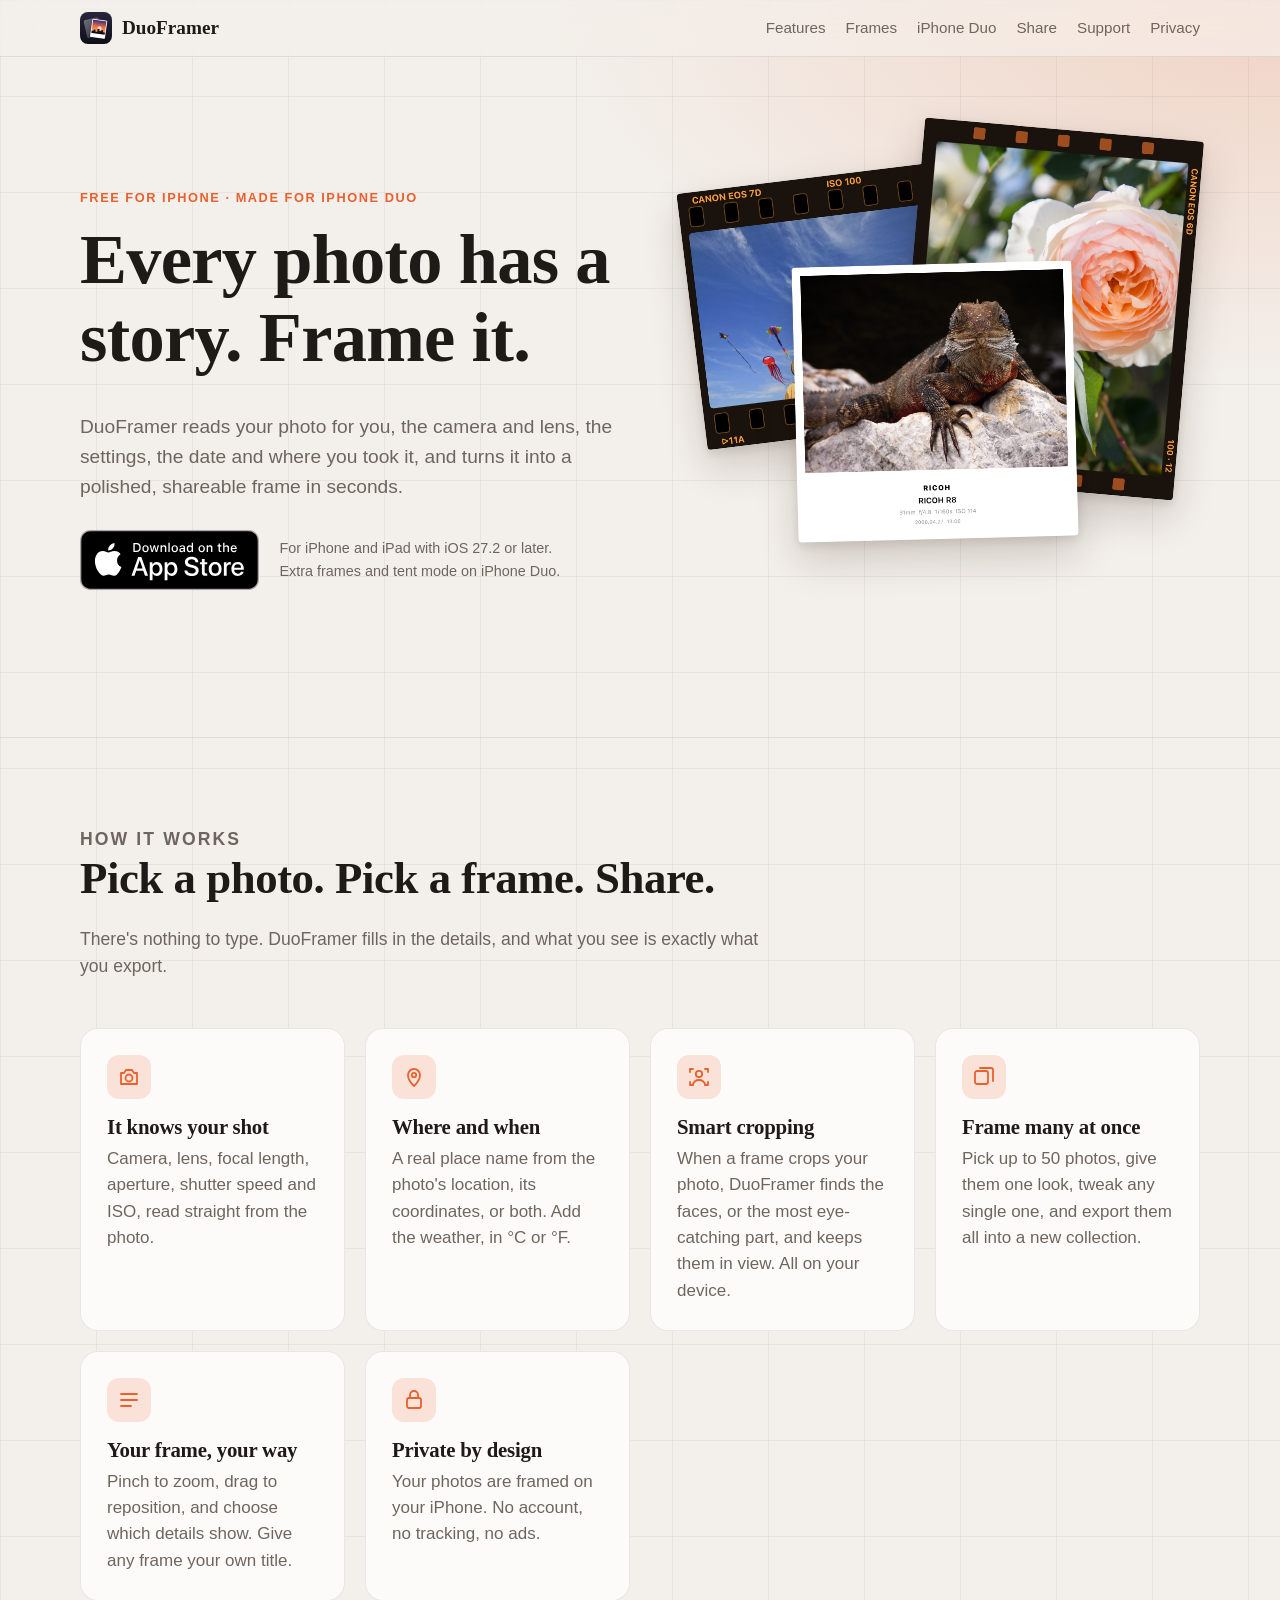
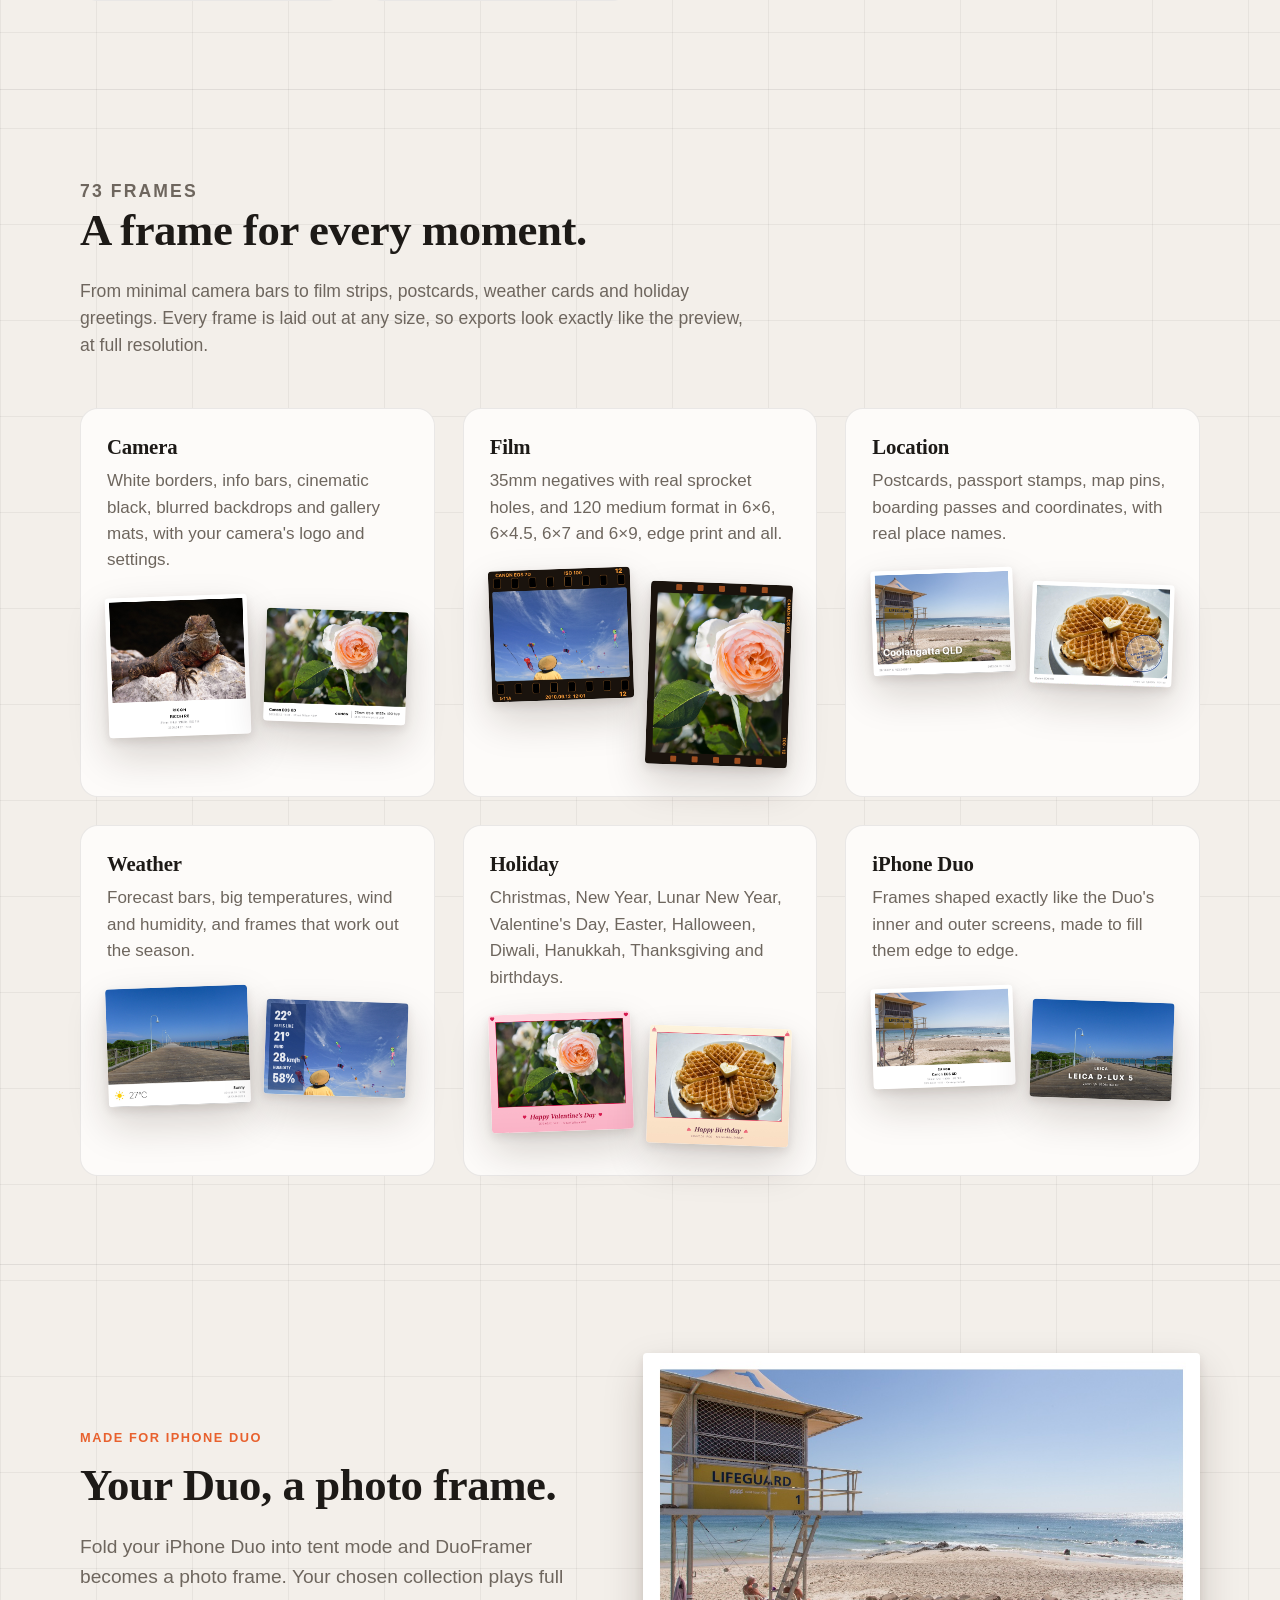
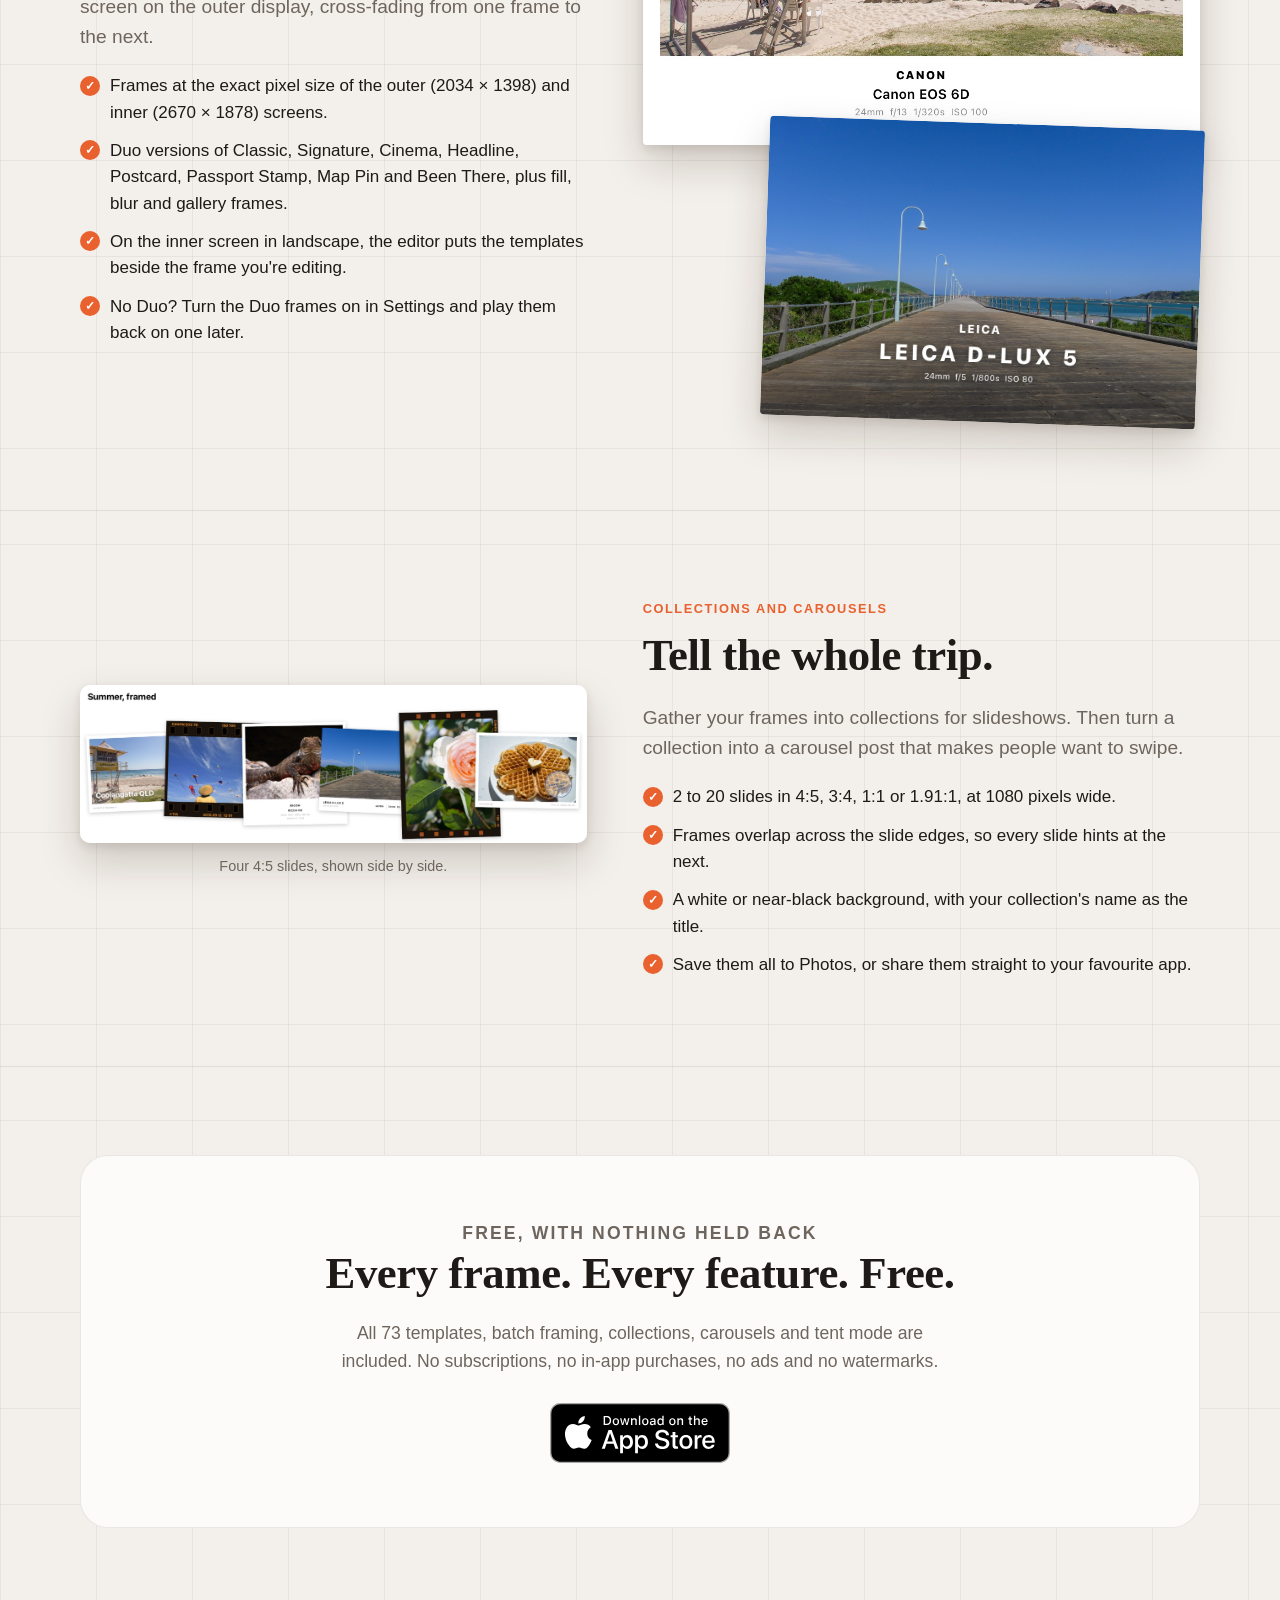
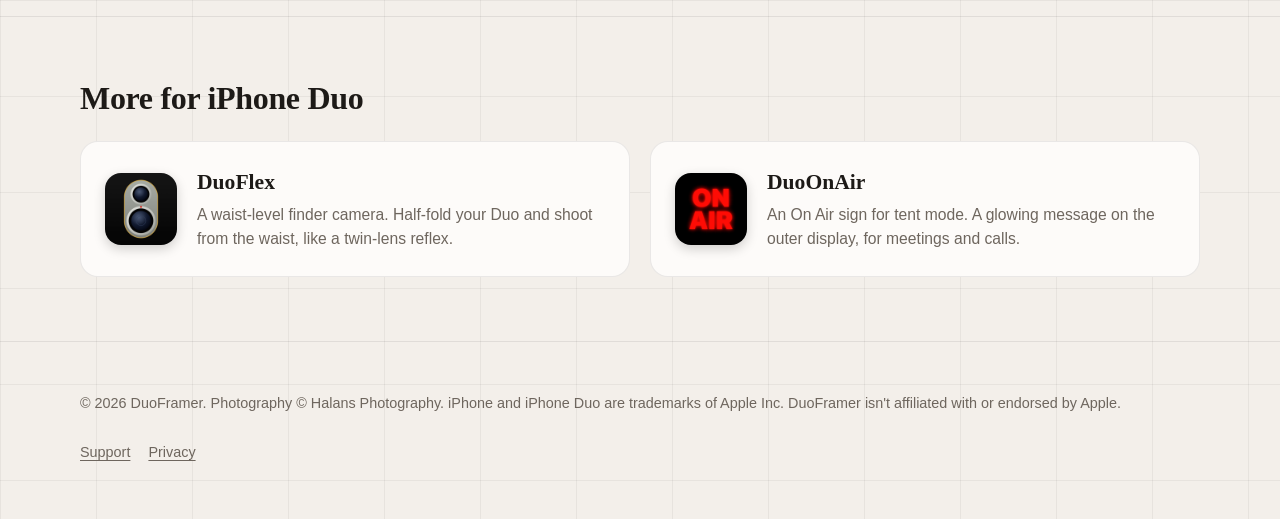
<file: index.html>
<!doctype html>
<html lang="en">
<head>
  <meta charset="utf-8">
  <meta name="viewport" content="width=device-width, initial-scale=1">
  <title>DuoFramer — Every photo has a story. Frame it.</title>
  <meta name="description" content="DuoFramer reads the camera, settings, place and date from your photos and frames them beautifully: 73 camera, film, travel, weather, holiday and iPhone Duo frames. Free, private, on your iPhone.">
  <meta name="theme-color" content="#f3efea" media="(prefers-color-scheme: light)">
  <meta name="theme-color" content="#000000" media="(prefers-color-scheme: dark)">
  <meta name="apple-itunes-app" content="app-id=6837866426">
  <link rel="canonical" href="https://halans.github.io/DuoFramer/">
  <meta name="robots" content="index, follow">
  <meta property="og:type" content="website">
  <meta property="og:site_name" content="DuoFramer">
  <meta property="og:url" content="https://halans.github.io/DuoFramer/">
  <meta property="og:title" content="DuoFramer — Every photo has a story. Frame it.">
  <meta property="og:description" content="73 frames that know your shot: camera and settings, place and weather, film strips, holidays, and frames made for iPhone Duo. Free, private, on your iPhone.">
  <meta property="og:locale" content="en_AU">
  <meta property="og:image" content="https://halans.github.io/DuoFramer/assets/og-image.png">
  <meta property="og:image:type" content="image/png">
  <meta property="og:image:width" content="1200">
  <meta property="og:image:height" content="630">
  <meta property="og:image:alt" content="The DuoFramer icon and the tagline Every photo has a story, beside framed photos: a lizard in a white frame, kites on 35mm film and a beach postcard.">
  <meta name="twitter:card" content="summary_large_image">
  <meta name="twitter:title" content="DuoFramer — Every photo has a story. Frame it.">
  <meta name="twitter:description" content="73 frames that know your shot: camera and settings, place and weather, film strips, holidays, and frames made for iPhone Duo. Free, private, on your iPhone.">
  <meta name="twitter:image" content="https://halans.github.io/DuoFramer/assets/og-image.png">
  <meta name="twitter:image:alt" content="The DuoFramer icon and tagline beside framed photos.">
  <script type="application/ld+json">
{
  "@context": "https://schema.org",
  "@type": "MobileApplication",
  "name": "DuoFramer",
  "alternateName": "DuoFramer – Photo Frames",
  "description": "DuoFramer reads the camera, settings, place and date from your photos and frames them: 73 camera, film, location, weather, holiday and iPhone Duo templates. Batch framing with on-device smart cropping, collections, carousels and a tent-mode photo frame on iPhone Duo.",
  "operatingSystem": "iOS 27.2 or later",
  "applicationCategory": "MultimediaApplication",
  "url": "https://halans.github.io/DuoFramer/",
  "downloadUrl": "https://apps.apple.com/app/duoframer-photo-frames/id6837866426",
  "installUrl": "https://apps.apple.com/app/duoframer-photo-frames/id6837866426",
  "image": "https://halans.github.io/DuoFramer/assets/og-image.png",
  "screenshot": [
    "https://halans.github.io/DuoFramer/assets/gallery/camera-classic.jpg",
    "https://halans.github.io/DuoFramer/assets/gallery/location-postcard.jpg",
    "https://halans.github.io/DuoFramer/assets/gallery/carousel.jpg"
  ],
  "offers": {
    "@type": "Offer",
    "price": "0",
    "priceCurrency": "USD"
  },
  "author": {
    "@type": "Person",
    "name": "JJ Halans"
  }
}
  </script>
  <link rel="icon" href="assets/favicon.ico" sizes="any">
  <link rel="icon" type="image/png" sizes="192x192" href="assets/favicon-192.png">
  <link rel="apple-touch-icon" href="assets/apple-touch-icon.png">
  <link rel="stylesheet" href="assets/site.css">
</head>
<body>
  <header>
    <nav class="wrap nav" aria-label="Main">
      <a class="brand" href="#top"><img src="assets/favicon.png" alt="" width="32" height="32">DuoFramer</a>
      <ul>
        <li><a href="#features">Features</a></li>
        <li><a href="#frames">Frames</a></li>
        <li><a href="#duo">iPhone Duo</a></li>
        <li><a href="#share">Share</a></li>
        <li><a href="support.html">Support</a></li>
        <li><a href="privacy.html">Privacy</a></li>
      </ul>
    </nav>
  </header>

  <main id="top">
    <section class="hero">
      <div class="wrap hero-grid">
        <div>
          <p class="eyebrow">Free for iPhone · Made for iPhone Duo</p>
          <h1>Every photo has a story. Frame it.</h1>
          <p class="lede">DuoFramer reads your photo for you, the camera and lens, the settings, the date and where you took it, and turns it into a polished, shareable frame in seconds.</p>
          <div class="cta">
            <a class="app-store-badge" href="https://apps.apple.com/app/duoframer-photo-frames/id6837866426"><img src="assets/app-store-badge.svg" alt="Download DuoFramer on the App Store" width="180" height="60"></a>
            <span class="requires">For iPhone and iPad with iOS 27.2 or later.<br>Extra frames and tent mode on iPhone Duo.</span>
          </div>
        </div>
        <div class="prints" aria-hidden="true">
          <img src="assets/gallery/film-35mm.jpg" alt="" width="1050" height="968">
          <img src="assets/gallery/film-6x7.jpg" alt="" width="1050" height="1347">
          <img src="assets/gallery/camera-classic.jpg" alt="" width="1050" height="1032">
        </div>
      </div>
    </section>

    <section id="features">
      <div class="wrap">
        <div class="section-head">
          <p class="eyebrow">How it works</p>
          <h2>Pick a photo. Pick a frame. Share.</h2>
          <p>There's nothing to type. DuoFramer fills in the details, and what you see is exactly what you export.</p>
        </div>
        <div class="features">
          <div class="card">
            <div class="icon"><svg viewBox="0 0 24 24" fill="none" stroke="currentColor" stroke-width="1.8" stroke-linecap="round" stroke-linejoin="round" aria-hidden="true"><path d="M4 8h3l2-3h6l2 3h3v11H4z"/><circle cx="12" cy="13" r="3.5"/></svg></div>
            <h3>It knows your shot</h3>
            <p>Camera, lens, focal length, aperture, shutter speed and ISO, read straight from the photo.</p>
          </div>
          <div class="card">
            <div class="icon"><svg viewBox="0 0 24 24" fill="none" stroke="currentColor" stroke-width="1.8" stroke-linecap="round" stroke-linejoin="round" aria-hidden="true"><path d="M12 21s-6-5.6-6-11a6 6 0 0 1 12 0c0 5.4-6 11-6 11z"/><circle cx="12" cy="10" r="2.2"/></svg></div>
            <h3>Where and when</h3>
            <p>A real place name from the photo's location, its coordinates, or both. Add the weather, in °C or °F.</p>
          </div>
          <div class="card">
            <div class="icon"><svg viewBox="0 0 24 24" fill="none" stroke="currentColor" stroke-width="1.8" stroke-linecap="round" stroke-linejoin="round" aria-hidden="true"><circle cx="12" cy="9" r="3.2"/><path d="M5.5 20c1.2-3.4 3.7-5 6.5-5s5.3 1.6 6.5 5"/><path d="M3 7V4h3M21 7V4h-3M3 17v3h3M21 17v3h-3"/></svg></div>
            <h3>Smart cropping</h3>
            <p>When a frame crops your photo, DuoFramer finds the faces, or the most eye-catching part, and keeps them in view. All on your device.</p>
          </div>
          <div class="card">
            <div class="icon"><svg viewBox="0 0 24 24" fill="none" stroke="currentColor" stroke-width="1.8" stroke-linecap="round" stroke-linejoin="round" aria-hidden="true"><rect x="3" y="6" width="13" height="13" rx="2"/><path d="M8 3h11a2 2 0 0 1 2 2v11"/></svg></div>
            <h3>Frame many at once</h3>
            <p>Pick up to 50 photos, give them one look, tweak any single one, and export them all into a new collection.</p>
          </div>
          <div class="card">
            <div class="icon"><svg viewBox="0 0 24 24" fill="none" stroke="currentColor" stroke-width="1.8" stroke-linecap="round" stroke-linejoin="round" aria-hidden="true"><path d="M4 12h16M4 6h16M4 18h10"/></svg></div>
            <h3>Your frame, your way</h3>
            <p>Pinch to zoom, drag to reposition, and choose which details show. Give any frame your own title.</p>
          </div>
          <div class="card">
            <div class="icon"><svg viewBox="0 0 24 24" fill="none" stroke="currentColor" stroke-width="1.8" stroke-linecap="round" stroke-linejoin="round" aria-hidden="true"><rect x="5" y="10" width="14" height="10" rx="2"/><path d="M8 10V7a4 4 0 0 1 8 0v3"/></svg></div>
            <h3>Private by design</h3>
            <p>Your photos are framed on your iPhone. No account, no tracking, no ads.</p>
          </div>
        </div>
      </div>
    </section>

    <section id="frames">
      <div class="wrap">
        <div class="section-head">
          <p class="eyebrow">73 frames</p>
          <h2>A frame for every moment.</h2>
          <p>From minimal camera bars to film strips, postcards, weather cards and holiday greetings. Every frame is laid out at any size, so exports look exactly like the preview, at full resolution.</p>
        </div>
        <div class="categories">
          <article class="category">
            <h3>Camera</h3>
            <p>White borders, info bars, cinematic black, blurred backdrops and gallery mats, with your camera's logo and settings.</p>
            <div class="pair">
              <img class="print" src="assets/gallery/camera-classic.jpg" alt="An eastern water dragon basking on a rock, in a white Classic frame with the RICOH R8 and its settings underneath" width="1050" height="1032" loading="lazy">
              <img class="print" src="assets/gallery/camera-signature.jpg" alt="A peach rose in a Signature frame with the Canon EOS 6D settings along the bottom" width="1050" height="837" loading="lazy">
            </div>
          </article>
          <article class="category">
            <h3>Film</h3>
            <p>35mm negatives with real sprocket holes, and 120 medium format in 6×6, 6×4.5, 6×7 and 6×9, edge print and all.</p>
            <div class="pair">
              <img class="print" src="assets/gallery/film-35mm.jpg" alt="Kites in a blue sky on a strip of 35mm film with sprocket holes and orange edge print" width="1050" height="968" loading="lazy">
              <img class="print" src="assets/gallery/film-6x7.jpg" alt="A peach rose on a portrait 6×7 medium-format negative" width="1050" height="1347" loading="lazy">
            </div>
          </article>
          <article class="category">
            <h3>Location</h3>
            <p>Postcards, passport stamps, map pins, boarding passes and coordinates, with real place names.</p>
            <div class="pair">
              <img class="print" src="assets/gallery/location-postcard.jpg" alt="A lifeguard tower on the beach as a postcard reading Greetings from Coolangatta QLD" width="1050" height="776" loading="lazy">
              <img class="print" src="assets/gallery/location-stamp.jpg" alt="Heart-shaped waffles with a round passport stamp for Knokke-Heist, Belgium" width="1050" height="755" loading="lazy">
            </div>
          </article>
          <article class="category">
            <h3>Weather</h3>
            <p>Forecast bars, big temperatures, wind and humidity, and frames that work out the season.</p>
            <div class="pair">
              <img class="print" src="assets/gallery/weather-forecast.jpg" alt="A long wooden jetty under a clear sky with a sunny 27 degree forecast bar" width="1050" height="868" loading="lazy">
              <img class="print" src="assets/gallery/weather-stats.jpg" alt="Kites flying overhead beside a panel of temperature, feels-like, wind and humidity" width="1050" height="700" loading="lazy">
            </div>
          </article>
          <article class="category">
            <h3>Holiday</h3>
            <p>Christmas, New Year, Lunar New Year, Valentine's Day, Easter, Halloween, Diwali, Hanukkah, Thanksgiving and birthdays.</p>
            <div class="pair">
              <img class="print" src="assets/gallery/holiday-valentine.jpg" alt="A peach rose in a pink frame reading Happy Valentine's Day" width="1050" height="870" loading="lazy">
              <img class="print" src="assets/gallery/holiday-birthday.jpg" alt="Heart-shaped waffles in a warm frame reading Happy Birthday" width="1050" height="870" loading="lazy">
            </div>
          </article>
          <article class="category">
            <h3>iPhone Duo</h3>
            <p>Frames shaped exactly like the Duo's inner and outer screens, made to fill them edge to edge.</p>
            <div class="pair">
              <img class="print" src="assets/gallery/duo-inner-classic.jpg" alt="A beach lifeguard tower in a landscape Classic frame shaped like the iPhone Duo inner screen" width="1050" height="739" loading="lazy">
              <img class="print" src="assets/gallery/duo-outer-headline.jpg" alt="A wooden jetty in a full-bleed Headline frame shaped like the iPhone Duo outer screen" width="1050" height="722" loading="lazy">
            </div>
          </article>
        </div>
      </div>
    </section>

    <section id="duo">
      <div class="wrap split">
        <div>
          <p class="eyebrow">Made for iPhone Duo</p>
          <h2>Your Duo, a photo frame.</h2>
          <p class="lede">Fold your iPhone Duo into tent mode and DuoFramer becomes a photo frame. Your chosen collection plays full screen on the outer display, cross-fading from one frame to the next.</p>
          <ul class="checks">
            <li>Frames at the exact pixel size of the outer (2034 × 1398) and inner (2670 × 1878) screens.</li>
            <li>Duo versions of Classic, Signature, Cinema, Headline, Postcard, Passport Stamp, Map Pin and Been There, plus fill, blur and gallery frames.</li>
            <li>On the inner screen in landscape, the editor puts the templates beside the frame you're editing.</li>
            <li>No Duo? Turn the Duo frames on in Settings and play them back on one later.</li>
          </ul>
        </div>
        <div class="duo-pair" aria-hidden="true">
          <img class="print" src="assets/gallery/duo-inner-classic.jpg" alt="" width="1050" height="739" loading="lazy">
          <img class="print" src="assets/gallery/duo-outer-headline.jpg" alt="" width="1050" height="722" loading="lazy">
        </div>
      </div>
    </section>

    <section id="share">
      <div class="wrap split reverse">
        <div>
          <p class="eyebrow">Collections and carousels</p>
          <h2>Tell the whole trip.</h2>
          <p class="lede">Gather your frames into collections for slideshows. Then turn a collection into a carousel post that makes people want to swipe.</p>
          <ul class="checks">
            <li>2 to 20 slides in 4:5, 3:4, 1:1 or 1.91:1, at 1080 pixels wide.</li>
            <li>Frames overlap across the slide edges, so every slide hints at the next.</li>
            <li>A white or near-black background, with your collection's name as the title.</li>
            <li>Save them all to Photos, or share them straight to your favourite app.</li>
          </ul>
        </div>
        <div>
          <img class="carousel-shot" src="assets/gallery/carousel.jpg" alt="Four carousel slides on a white background titled Summer, framed, with framed photos overlapping across the slide edges" width="2400" height="750" loading="lazy">
          <p class="slide-note">Four 4:5 slides, shown side by side.</p>
        </div>
      </div>
    </section>

    <section>
      <div class="wrap">
        <div class="free">
          <p class="eyebrow">Free, with nothing held back</p>
          <h2>Every frame. Every feature. Free.</h2>
          <p>All 73 templates, batch framing, collections, carousels and tent mode are included. No subscriptions, no in-app purchases, no ads and no watermarks.</p>
          <div class="cta center"><a class="app-store-badge" href="https://apps.apple.com/app/duoframer-photo-frames/id6837866426"><img src="assets/app-store-badge.svg" alt="Download DuoFramer on the App Store" width="180" height="60"></a></div>
        </div>
      </div>
    </section>
  </main>

  <aside class="more-apps" aria-labelledby="more-apps-title">
    <div class="wrap">
      <h2 id="more-apps-title">More for iPhone Duo</h2>
      <ul>
        <li><a href="https://halans.github.io/DuoFlex/"><img src="assets/apps/duoflex.png" alt="" width="72" height="72"><span class="app-text"><strong>DuoFlex</strong><span>A waist-level finder camera. Half-fold your Duo and shoot from the waist, like a twin-lens reflex.</span></span></a></li>
        <li><a href="https://halans.github.io/duo-on-air/"><img src="assets/apps/duoonair.png" alt="" width="72" height="72"><span class="app-text"><strong>DuoOnAir</strong><span>An On Air sign for tent mode. A glowing message on the outer display, for meetings and calls.</span></span></a></li>
      </ul>
    </div>
  </aside>

  <footer>
    <div class="wrap">
      <p>© 2026 DuoFramer. Photography © Halans Photography. iPhone and iPhone Duo are trademarks of Apple Inc. DuoFramer isn't affiliated with or endorsed by Apple.</p>
      <ul>
        <li><a href="support.html">Support</a></li>
        <li><a href="privacy.html">Privacy</a></li>
      </ul>
    </div>
  </footer>
</body>
</html>
</file>
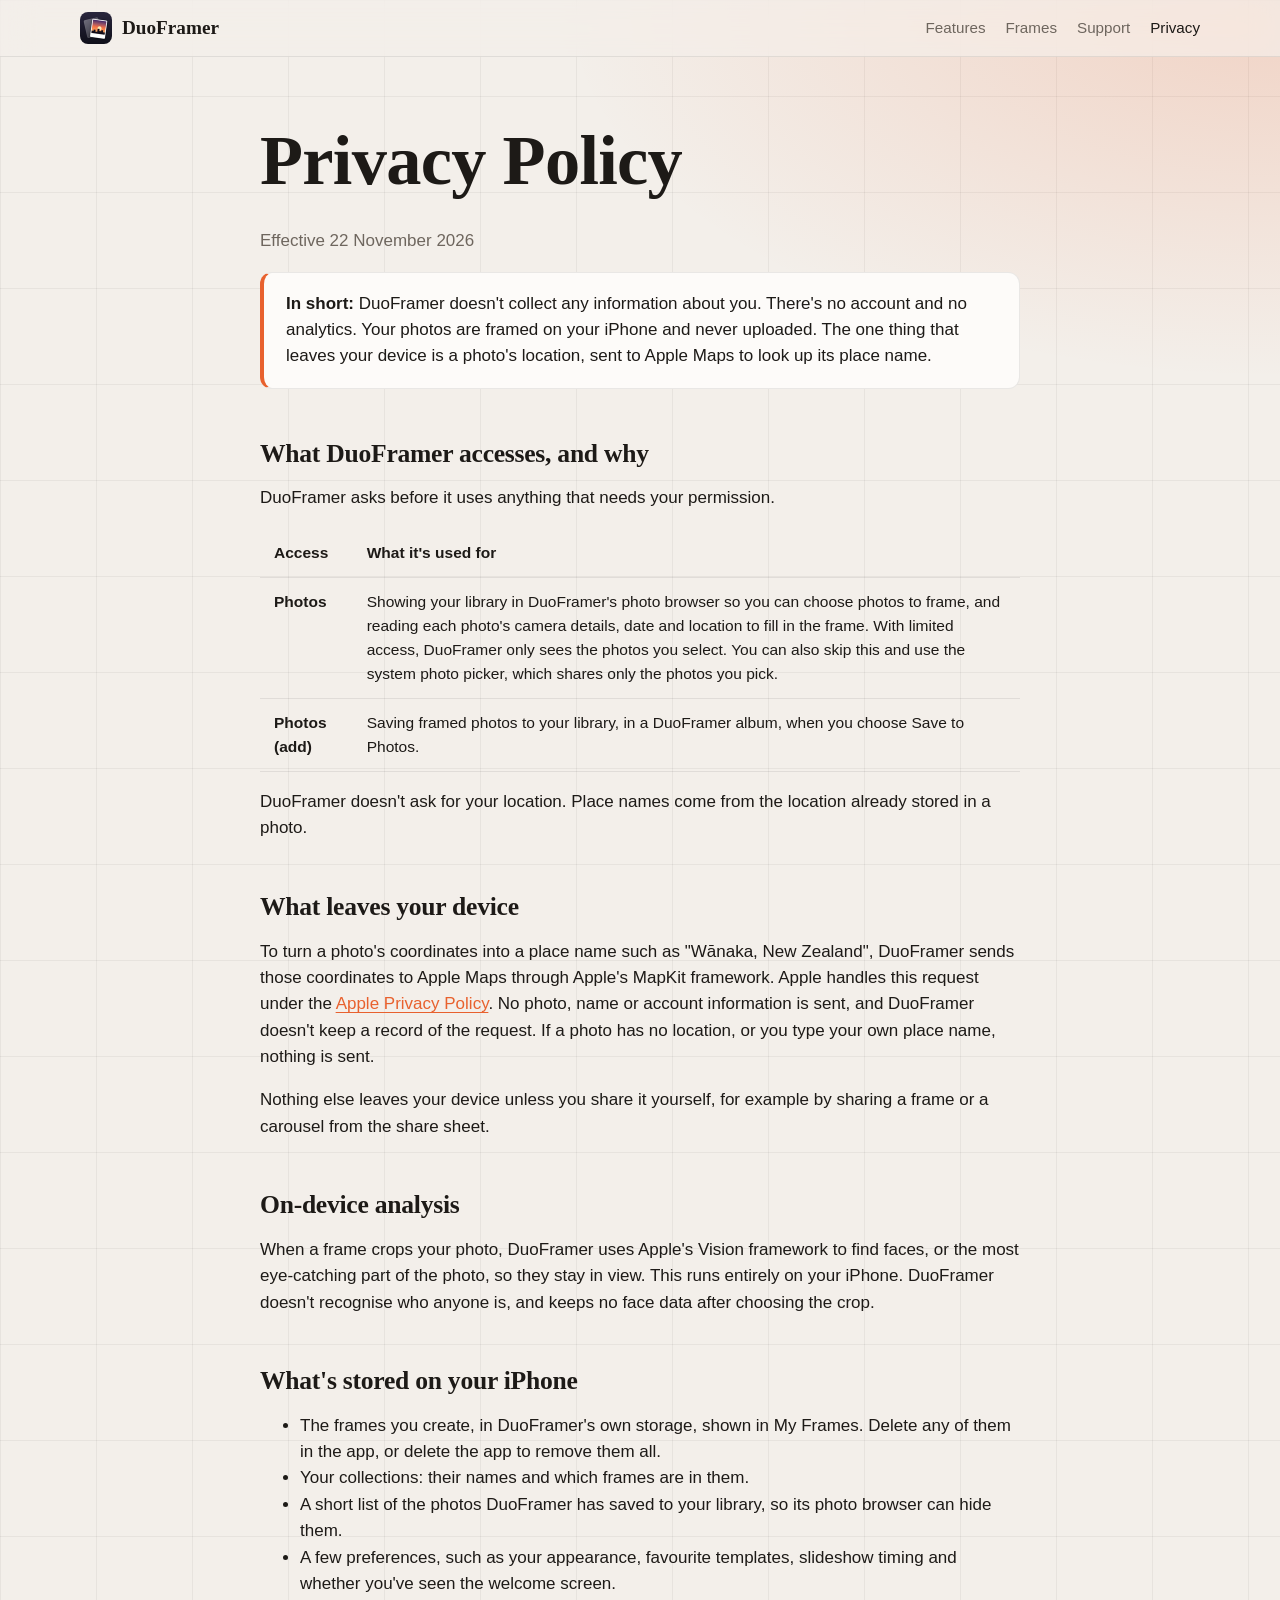
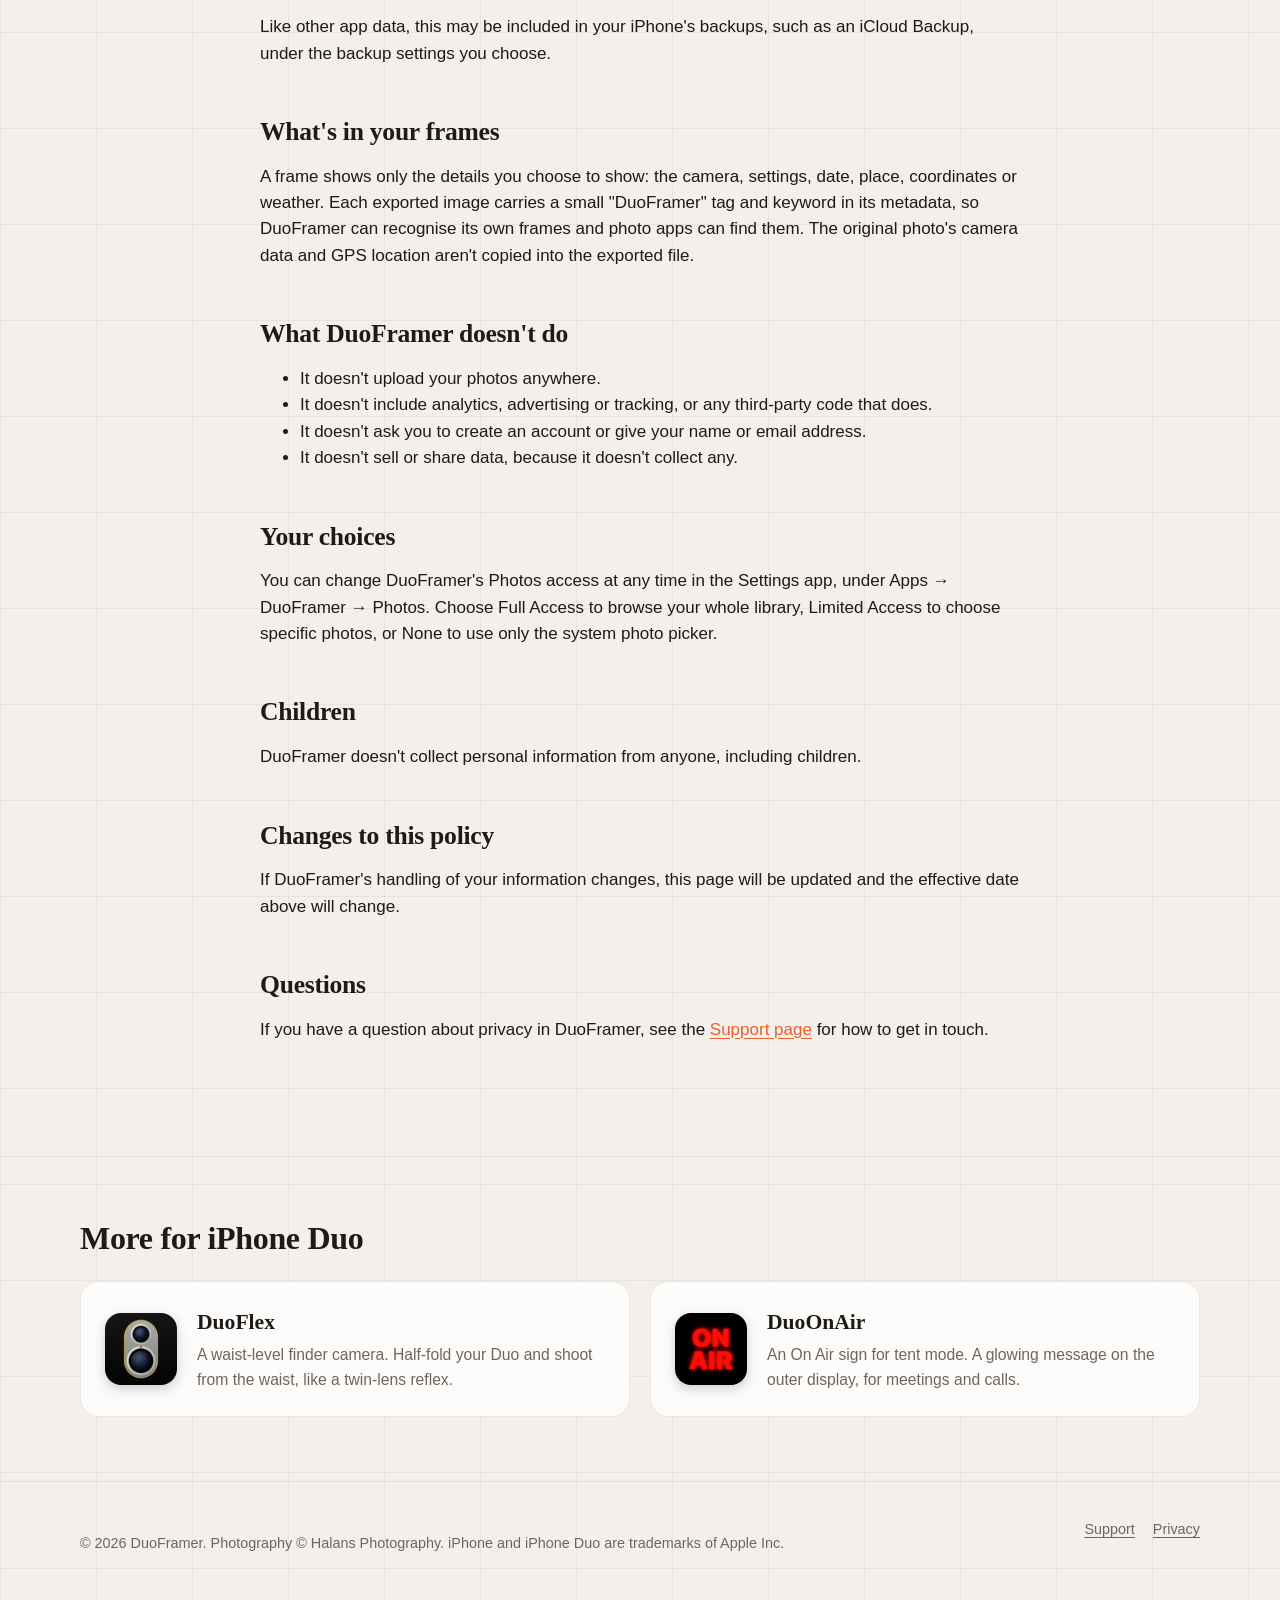
<file: privacy.html>
<!doctype html>
<html lang="en">
<head>
  <meta charset="utf-8">
  <meta name="viewport" content="width=device-width, initial-scale=1">
  <title>Privacy Policy — DuoFramer</title>
  <meta name="description" content="DuoFramer doesn't collect any information about you. Your photos are framed on your iPhone.">
  <meta name="theme-color" content="#f3efea" media="(prefers-color-scheme: light)">
  <meta name="theme-color" content="#000000" media="(prefers-color-scheme: dark)">
  <meta name="apple-itunes-app" content="app-id=6837866426">
  <link rel="canonical" href="https://halans.github.io/DuoFramer/privacy.html">
  <meta name="robots" content="index, follow">
  <meta property="og:type" content="article">
  <meta property="og:site_name" content="DuoFramer">
  <meta property="og:url" content="https://halans.github.io/DuoFramer/privacy.html">
  <meta property="og:title" content="Privacy Policy — DuoFramer">
  <meta property="og:description" content="DuoFramer doesn't collect any information about you. Your photos are framed on your iPhone.">
  <meta property="og:locale" content="en_AU">
  <meta property="og:image" content="https://halans.github.io/DuoFramer/assets/og-image.png">
  <meta property="og:image:type" content="image/png">
  <meta property="og:image:width" content="1200">
  <meta property="og:image:height" content="630">
  <meta property="og:image:alt" content="The DuoFramer icon and the tagline Every photo has a story, beside framed photos: a lizard in a white frame, kites on 35mm film and a beach postcard.">
  <meta name="twitter:card" content="summary_large_image">
  <meta name="twitter:title" content="Privacy Policy — DuoFramer">
  <meta name="twitter:description" content="DuoFramer doesn't collect any information about you. Your photos are framed on your iPhone.">
  <meta name="twitter:image" content="https://halans.github.io/DuoFramer/assets/og-image.png">
  <meta name="twitter:image:alt" content="The DuoFramer icon and tagline beside framed photos.">
  <link rel="icon" href="assets/favicon.ico" sizes="any">
  <link rel="icon" type="image/png" sizes="192x192" href="assets/favicon-192.png">
  <link rel="apple-touch-icon" href="assets/apple-touch-icon.png">
  <link rel="stylesheet" href="assets/site.css">
</head>
<body>
  <header>
    <nav class="wrap nav" aria-label="Main">
      <a class="brand" href="index.html"><img src="assets/favicon.png" alt="" width="32" height="32">DuoFramer</a>
      <ul>
        <li><a href="index.html#features">Features</a></li>
        <li><a href="index.html#frames">Frames</a></li>
        <li><a href="support.html">Support</a></li>
        <li><a href="privacy.html" aria-current="page">Privacy</a></li>
      </ul>
    </nav>
  </header>

  <main class="page">
    <div class="wrap">
      <h1>Privacy Policy</h1>
      <p class="meta">Effective 22 November 2026</p>

      <p class="summary"><strong>In short:</strong> DuoFramer doesn't collect any information about you. There's no account and no analytics. Your photos are framed on your iPhone and never uploaded. The one thing that leaves your device is a photo's location, sent to Apple Maps to look up its place name.</p>

      <h2>What DuoFramer accesses, and why</h2>
      <p>DuoFramer asks before it uses anything that needs your permission.</p>
      <table>
        <thead><tr><th scope="col">Access</th><th scope="col">What it's used for</th></tr></thead>
        <tbody>
          <tr>
            <th scope="row">Photos</th>
            <td>Showing your library in DuoFramer's photo browser so you can choose photos to frame, and reading each photo's camera details, date and location to fill in the frame. With limited access, DuoFramer only sees the photos you select. You can also skip this and use the system photo picker, which shares only the photos you pick.</td>
          </tr>
          <tr>
            <th scope="row">Photos (add)</th>
            <td>Saving framed photos to your library, in a DuoFramer album, when you choose Save to Photos.</td>
          </tr>
        </tbody>
      </table>
      <p>DuoFramer doesn't ask for your location. Place names come from the location already stored in a photo.</p>

      <h2>What leaves your device</h2>
      <p>To turn a photo's coordinates into a place name such as "Wānaka, New Zealand", DuoFramer sends those coordinates to Apple Maps through Apple's MapKit framework. Apple handles this request under the <a href="https://www.apple.com/legal/privacy/">Apple Privacy Policy</a>. No photo, name or account information is sent, and DuoFramer doesn't keep a record of the request. If a photo has no location, or you type your own place name, nothing is sent.</p>
      <p>Nothing else leaves your device unless you share it yourself, for example by sharing a frame or a carousel from the share sheet.</p>

      <h2>On-device analysis</h2>
      <p>When a frame crops your photo, DuoFramer uses Apple's Vision framework to find faces, or the most eye-catching part of the photo, so they stay in view. This runs entirely on your iPhone. DuoFramer doesn't recognise who anyone is, and keeps no face data after choosing the crop.</p>

      <h2>What's stored on your iPhone</h2>
      <ul>
        <li>The frames you create, in DuoFramer's own storage, shown in My Frames. Delete any of them in the app, or delete the app to remove them all.</li>
        <li>Your collections: their names and which frames are in them.</li>
        <li>A short list of the photos DuoFramer has saved to your library, so its photo browser can hide them.</li>
        <li>A few preferences, such as your appearance, favourite templates, slideshow timing and whether you've seen the welcome screen.</li>
      </ul>
      <p>Like other app data, this may be included in your iPhone's backups, such as an iCloud Backup, under the backup settings you choose.</p>

      <h2>What's in your frames</h2>
      <p>A frame shows only the details you choose to show: the camera, settings, date, place, coordinates or weather. Each exported image carries a small "DuoFramer" tag and keyword in its metadata, so DuoFramer can recognise its own frames and photo apps can find them. The original photo's camera data and GPS location aren't copied into the exported file.</p>

      <h2>What DuoFramer doesn't do</h2>
      <ul>
        <li>It doesn't upload your photos anywhere.</li>
        <li>It doesn't include analytics, advertising or tracking, or any third-party code that does.</li>
        <li>It doesn't ask you to create an account or give your name or email address.</li>
        <li>It doesn't sell or share data, because it doesn't collect any.</li>
      </ul>

      <h2>Your choices</h2>
      <p>You can change DuoFramer's Photos access at any time in the Settings app, under Apps → DuoFramer → Photos. Choose Full Access to browse your whole library, Limited Access to choose specific photos, or None to use only the system photo picker.</p>

      <h2>Children</h2>
      <p>DuoFramer doesn't collect personal information from anyone, including children.</p>

      <h2>Changes to this policy</h2>
      <p>If DuoFramer's handling of your information changes, this page will be updated and the effective date above will change.</p>

      <h2>Questions</h2>
      <p>If you have a question about privacy in DuoFramer, see the <a href="support.html#contact">Support page</a> for how to get in touch.</p>
    </div>
  </main>

  <aside class="more-apps" aria-labelledby="more-apps-title">
    <div class="wrap">
      <h2 id="more-apps-title">More for iPhone Duo</h2>
      <ul>
        <li><a href="https://halans.github.io/DuoFlex/"><img src="assets/apps/duoflex.png" alt="" width="72" height="72"><span class="app-text"><strong>DuoFlex</strong><span>A waist-level finder camera. Half-fold your Duo and shoot from the waist, like a twin-lens reflex.</span></span></a></li>
        <li><a href="https://halans.github.io/duo-on-air/"><img src="assets/apps/duoonair.png" alt="" width="72" height="72"><span class="app-text"><strong>DuoOnAir</strong><span>An On Air sign for tent mode. A glowing message on the outer display, for meetings and calls.</span></span></a></li>
      </ul>
    </div>
  </aside>

  <footer>
    <div class="wrap">
      <p>© 2026 DuoFramer. Photography © Halans Photography. iPhone and iPhone Duo are trademarks of Apple Inc.</p>
      <ul>
        <li><a href="support.html">Support</a></li>
        <li><a href="privacy.html">Privacy</a></li>
      </ul>
    </div>
  </footer>
</body>
</html>
</file>
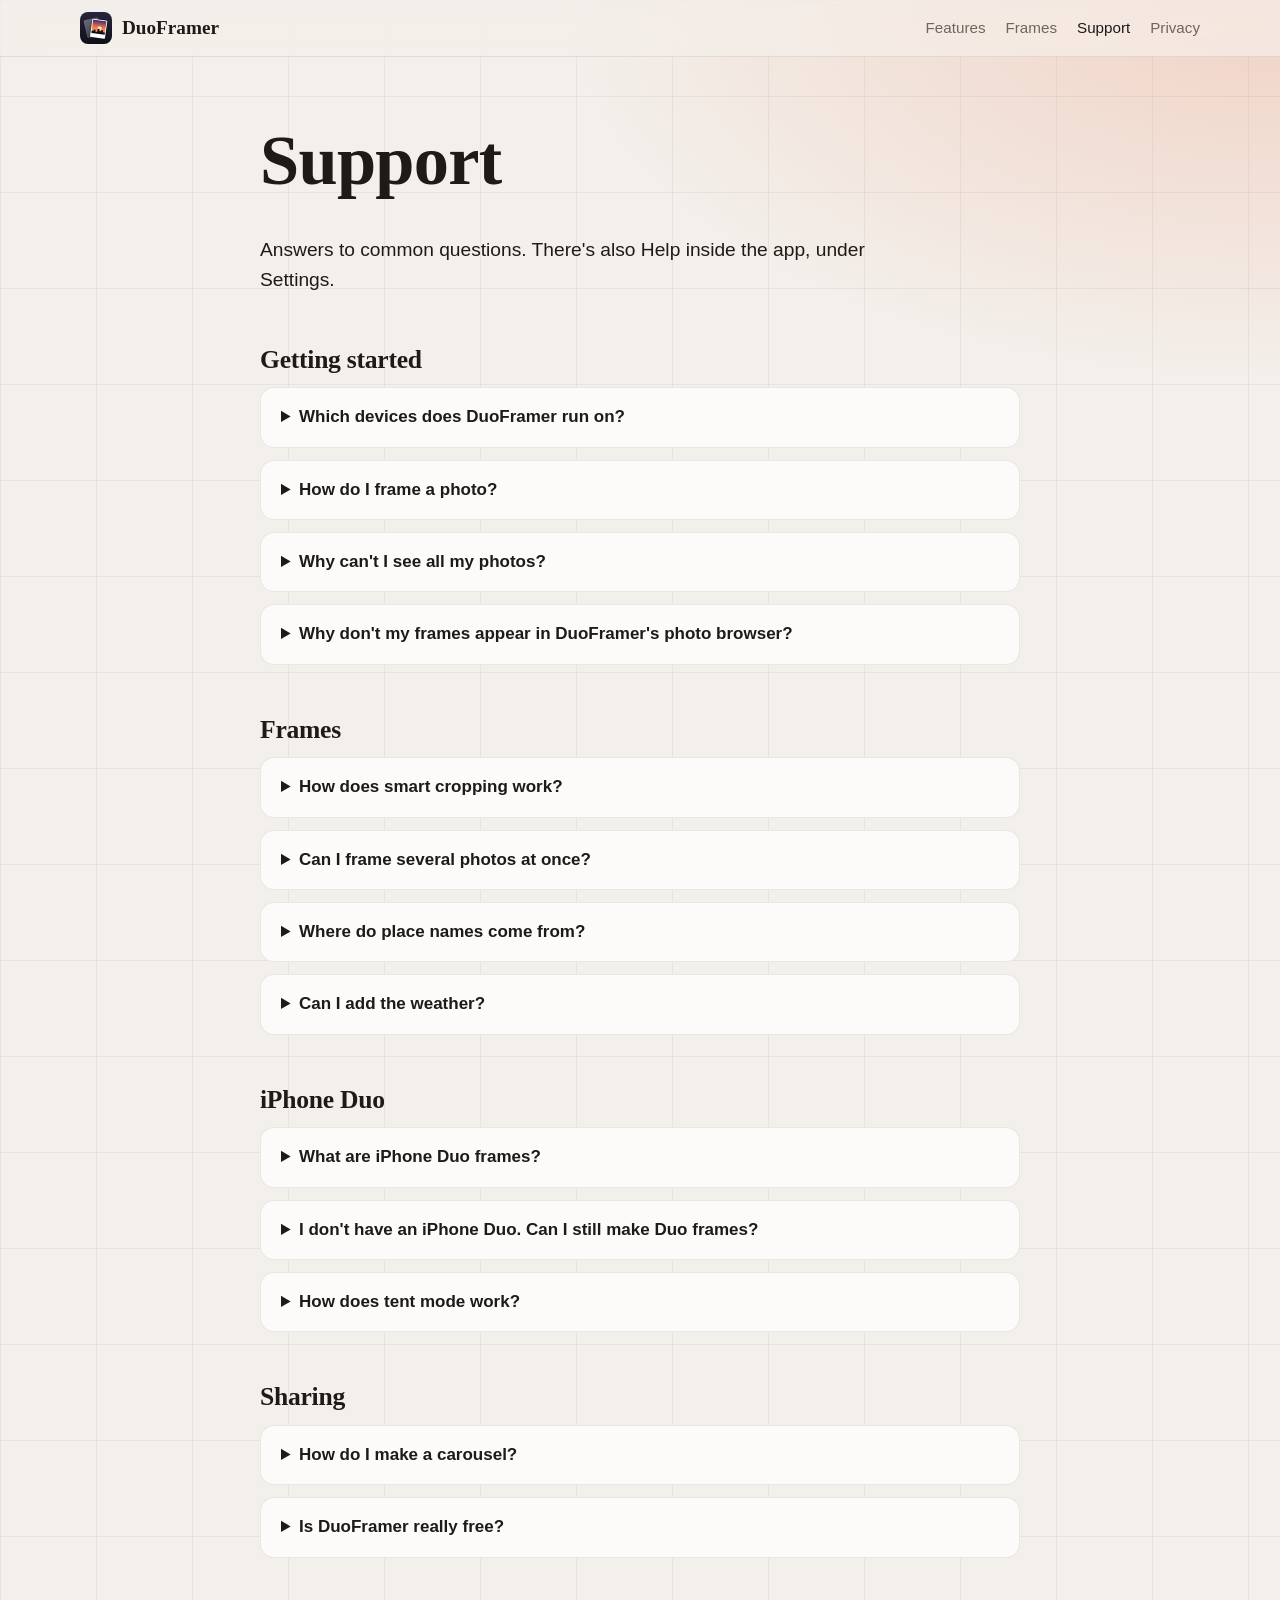
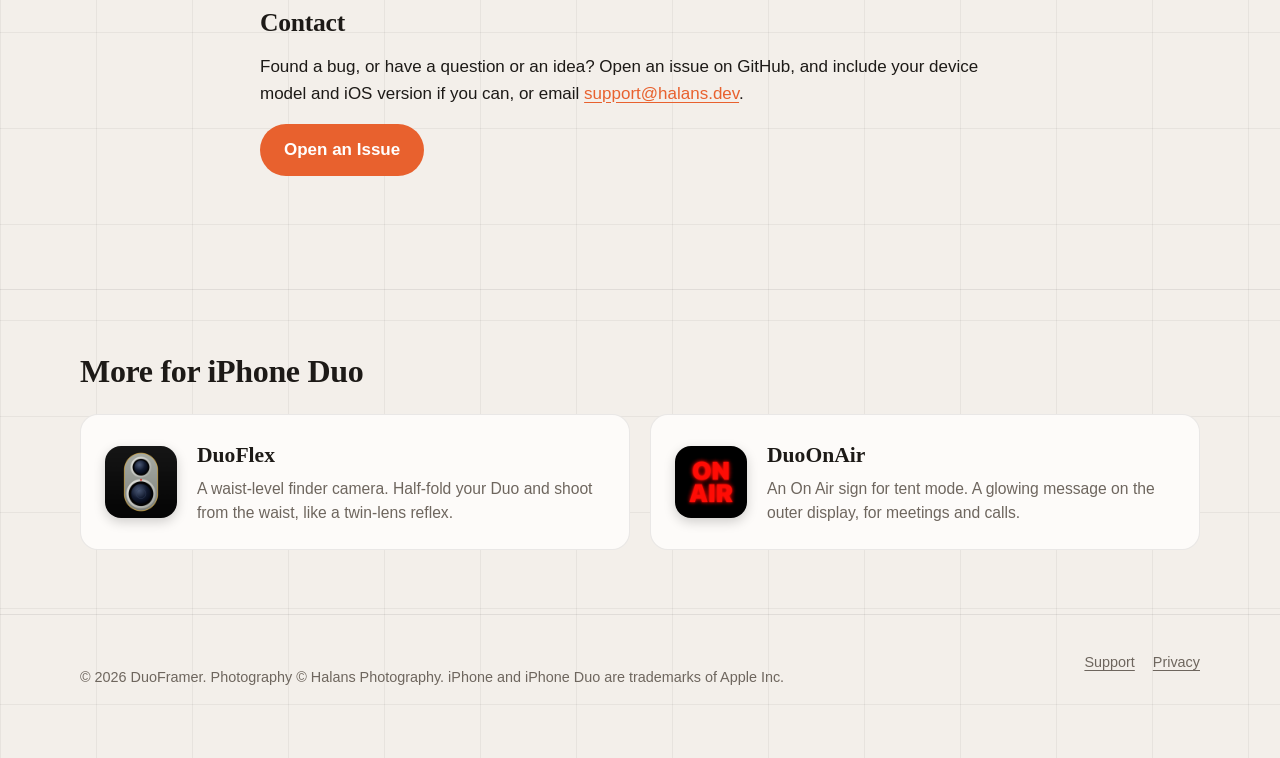
<file: support.html>
<!doctype html>
<html lang="en">
<head>
  <meta charset="utf-8">
  <meta name="viewport" content="width=device-width, initial-scale=1">
  <title>Support — DuoFramer</title>
  <meta name="description" content="Answers to common questions about DuoFramer, and how to get in touch.">
  <meta name="theme-color" content="#f3efea" media="(prefers-color-scheme: light)">
  <meta name="theme-color" content="#000000" media="(prefers-color-scheme: dark)">
  <meta name="apple-itunes-app" content="app-id=6837866426">
  <link rel="canonical" href="https://halans.github.io/DuoFramer/support.html">
  <meta name="robots" content="index, follow">
  <meta property="og:type" content="article">
  <meta property="og:site_name" content="DuoFramer">
  <meta property="og:url" content="https://halans.github.io/DuoFramer/support.html">
  <meta property="og:title" content="Support — DuoFramer">
  <meta property="og:description" content="Answers to common questions about DuoFramer, and how to get in touch.">
  <meta property="og:locale" content="en_AU">
  <meta property="og:image" content="https://halans.github.io/DuoFramer/assets/og-image.png">
  <meta property="og:image:type" content="image/png">
  <meta property="og:image:width" content="1200">
  <meta property="og:image:height" content="630">
  <meta property="og:image:alt" content="The DuoFramer icon and the tagline Every photo has a story, beside framed photos: a lizard in a white frame, kites on 35mm film and a beach postcard.">
  <meta name="twitter:card" content="summary_large_image">
  <meta name="twitter:title" content="Support — DuoFramer">
  <meta name="twitter:description" content="Answers to common questions about DuoFramer, and how to get in touch.">
  <meta name="twitter:image" content="https://halans.github.io/DuoFramer/assets/og-image.png">
  <meta name="twitter:image:alt" content="The DuoFramer icon and tagline beside framed photos.">
  <link rel="icon" href="assets/favicon.ico" sizes="any">
  <link rel="icon" type="image/png" sizes="192x192" href="assets/favicon-192.png">
  <link rel="apple-touch-icon" href="assets/apple-touch-icon.png">
  <link rel="stylesheet" href="assets/site.css">
</head>
<body>
  <header>
    <nav class="wrap nav" aria-label="Main">
      <a class="brand" href="index.html"><img src="assets/favicon.png" alt="" width="32" height="32">DuoFramer</a>
      <ul>
        <li><a href="index.html#features">Features</a></li>
        <li><a href="index.html#frames">Frames</a></li>
        <li><a href="support.html" aria-current="page">Support</a></li>
        <li><a href="privacy.html">Privacy</a></li>
      </ul>
    </nav>
  </header>

  <main class="page">
    <div class="wrap">
      <h1>Support</h1>
      <p class="lede">Answers to common questions. There's also Help inside the app, under Settings.</p>

      <h2>Getting started</h2>
      <details>
        <summary>Which devices does DuoFramer run on?</summary>
        <p>iPhone and iPad with iOS 27.2 or later. On iPhone Duo you also get frames shaped for its screens, the landscape editor on the inner screen, and tent mode.</p>
      </details>
      <details>
        <summary>How do I frame a photo?</summary>
        <p>Tap a template on the Templates tab, or the photo button, then choose a photo. DuoFramer fills in the camera, settings, date and place. Pinch and drag to adjust the crop, tap the sliders button to choose which details show, then tap Share to export.</p>
      </details>
      <details>
        <summary>Why can't I see all my photos?</summary>
        <p>DuoFramer probably has limited access to your library. Open the Settings app, tap Apps, then DuoFramer, then Photos, and choose Full Access. With limited access, only the photos you selected appear in DuoFramer's browser. You can always use the system photo picker instead.</p>
      </details>
      <details>
        <summary>Why don't my frames appear in DuoFramer's photo browser?</summary>
        <p>Frames DuoFramer saves to Photos go into a DuoFramer album and are hidden from its browser, so you don't frame a frame by accident. They're all in My Frames.</p>
      </details>

      <h2>Frames</h2>
      <details>
        <summary>How does smart cropping work?</summary>
        <p>When a template crops your photo, DuoFramer finds the faces in it, or the most eye-catching part if there are none, and keeps them in view. It runs on your device. If you adjust the crop yourself, DuoFramer keeps your choice; Reset goes back to the automatic crop.</p>
      </details>
      <details>
        <summary>Can I frame several photos at once?</summary>
        <p>Yes. In the photo browser tap Select and choose up to 50 photos, or long-press a template and choose Use for Multiple Photos. They all get the same template and details, and you can swipe between them to adjust any one. Export All saves them to My Frames, and you can put the batch in a new collection.</p>
      </details>
      <details>
        <summary>Where do place names come from?</summary>
        <p>From the location stored in the photo. DuoFramer asks Apple Maps for the place name. You can show the place, the coordinates or both, or type your own in Details.</p>
      </details>
      <details>
        <summary>Can I add the weather?</summary>
        <p>Yes. In Details, choose the conditions and add a temperature, feels-like temperature, wind and humidity, in °C or °F. The weather is entered by hand.</p>
      </details>

      <h2>iPhone Duo</h2>
      <details>
        <summary>What are iPhone Duo frames?</summary>
        <p>Frames at the exact shape of the Duo's screens: 2034 × 1398 pixels for the outer screen and 2670 × 1878 for the inner screen, in landscape. They fill the screen edge to edge when you play them back on your Duo.</p>
      </details>
      <details>
        <summary>I don't have an iPhone Duo. Can I still make Duo frames?</summary>
        <p>Yes. In Settings, turn on Show iPhone Duo Templates. They're shown automatically on a Duo and hidden elsewhere until you turn them on.</p>
      </details>
      <details>
        <summary>How does tent mode work?</summary>
        <p>Fold your iPhone Duo into a tent with DuoFramer open in landscape, and your frames play full screen on the outer display. Choose what plays with Show in Tent Mode on a collection, or in My Frames under Slideshow.</p>
      </details>

      <h2>Sharing</h2>
      <details>
        <summary>How do I make a carousel?</summary>
        <p>Open a collection, tap More, then Create Carousel. Choose a size (4:5, 3:4, 1:1 or 1.91:1), a white or black background, a title and between 2 and 20 slides, then tap Create Slides and share them.</p>
      </details>
      <details>
        <summary>Is DuoFramer really free?</summary>
        <p>Yes. Every template and feature is included, with no subscriptions, in-app purchases, ads or watermarks.</p>
      </details>

      <h2 id="contact">Contact</h2>
      <p>Found a bug, or have a question or an idea? Open an issue on GitHub, and include your device model and iOS version if you can, or email <a href="mailto:support@halans.dev">support@halans.dev</a>.</p>
      <p><a class="button" href="https://github.com/halans/DuoFramer/issues">Open an Issue</a></p>
    </div>
  </main>

  <aside class="more-apps" aria-labelledby="more-apps-title">
    <div class="wrap">
      <h2 id="more-apps-title">More for iPhone Duo</h2>
      <ul>
        <li><a href="https://halans.github.io/DuoFlex/"><img src="assets/apps/duoflex.png" alt="" width="72" height="72"><span class="app-text"><strong>DuoFlex</strong><span>A waist-level finder camera. Half-fold your Duo and shoot from the waist, like a twin-lens reflex.</span></span></a></li>
        <li><a href="https://halans.github.io/duo-on-air/"><img src="assets/apps/duoonair.png" alt="" width="72" height="72"><span class="app-text"><strong>DuoOnAir</strong><span>An On Air sign for tent mode. A glowing message on the outer display, for meetings and calls.</span></span></a></li>
      </ul>
    </div>
  </aside>

  <footer>
    <div class="wrap">
      <p>© 2026 DuoFramer. Photography © Halans Photography. iPhone and iPhone Duo are trademarks of Apple Inc.</p>
      <ul>
        <li><a href="support.html">Support</a></li>
        <li><a href="privacy.html">Privacy</a></li>
      </ul>
    </div>
  </footer>
</body>
</html>
</file>
<file: assets/site.css>
/* DuoFramer site. One stylesheet for every page; light and dark follow the system. */

:root {
  --canvas: #f3efea;
  --surface: #fdfbf9;
  --ink: #1d1a17;
  --muted: #6e665e;
  --line: rgba(0, 0, 0, 0.08);
  --grid: rgba(0, 0, 0, 0.05);
  --accent: #e8612e;
  --accent-ink: #ffffff;
  --glow: rgba(232, 97, 46, 0.2);
  --shadow: 0 18px 40px rgba(40, 20, 10, 0.18), 0 4px 10px rgba(40, 20, 10, 0.1);
  --serif: ui-serif, "New York", "Iowan Old Style", Georgia, serif;
  --sans: -apple-system, BlinkMacSystemFont, "SF Pro Text", "Helvetica Neue", Arial, sans-serif;
  --radius: 18px;
  color-scheme: light dark;
}

@media (prefers-color-scheme: dark) {
  :root {
    --canvas: #000000;
    --surface: #1b1820;
    --ink: #f4efe9;
    --muted: #a59c93;
    --line: rgba(255, 255, 255, 0.1);
    --grid: rgba(255, 255, 255, 0.07);
    --accent: #ff9461;
    --accent-ink: #1d1a17;
    --glow: rgba(255, 148, 97, 0.2);
    --shadow: 0 18px 40px rgba(0, 0, 0, 0.6), 0 4px 10px rgba(0, 0, 0, 0.4);
  }
}

* { box-sizing: border-box; }

html { scroll-behavior: smooth; }
@media (prefers-reduced-motion: reduce) { html { scroll-behavior: auto; } }

body {
  margin: 0;
  font-family: var(--sans);
  font-size: 17px;
  line-height: 1.55;
  color: var(--ink);
  background-color: var(--canvas);
  /* The app's canvas: a sunset glow from the top-right corner over a very faint 96 pt grid. */
  background-image:
    radial-gradient(ellipse 80% 60% at 100% 0%, var(--glow), transparent 70%),
    linear-gradient(var(--grid) 1px, transparent 1px),
    linear-gradient(90deg, var(--grid) 1px, transparent 1px);
  background-size: 100% 100%, 96px 96px, 96px 96px;
  background-attachment: fixed, scroll, scroll;
  -webkit-font-smoothing: antialiased;
}

img { max-width: 100%; height: auto; display: block; }

a { color: var(--accent); text-underline-offset: 3px; }

.wrap { width: min(1120px, 100% - 48px); margin-inline: auto; }

h1, h2, h3 { font-family: var(--serif); font-weight: 700; line-height: 1.12; letter-spacing: -0.01em; margin: 0 0 0.5em; }
h1 { font-size: clamp(2.6rem, 6vw, 4.4rem); }
h2 { font-size: clamp(1.9rem, 3.6vw, 2.8rem); }
h3 { font-size: 1.3rem; }

.eyebrow {
  font-size: 0.8rem;
  font-weight: 700;
  letter-spacing: 0.12em;
  text-transform: uppercase;
  color: var(--accent);
  margin: 0 0 0.9em;
}

.lede { font-size: 1.2rem; color: var(--muted); max-width: 34em; }

/* Navigation */

header {
  position: sticky;
  top: 0;
  z-index: 10;
  backdrop-filter: saturate(1.6) blur(18px);
  -webkit-backdrop-filter: saturate(1.6) blur(18px);
  background: color-mix(in srgb, var(--canvas) 72%, transparent);
  border-bottom: 1px solid var(--line);
}

.nav { display: flex; align-items: center; justify-content: space-between; gap: 24px; padding-block: 12px; }

.brand {
  display: flex;
  align-items: center;
  gap: 10px;
  font-family: var(--serif);
  font-weight: 700;
  font-size: 1.2rem;
  color: var(--ink);
  text-decoration: none;
}
.brand img { border-radius: 8px; }

.nav ul { display: flex; flex-wrap: wrap; gap: 4px 20px; list-style: none; margin: 0; padding: 0; }
.nav ul a { color: var(--muted); text-decoration: none; font-size: 0.95rem; }
.nav ul a:hover, .nav ul a[aria-current="page"] { color: var(--ink); }

@media (max-width: 760px) {
  .nav { flex-direction: column; align-items: flex-start; gap: 8px; }
}

/* Sections */

section { padding-block: 88px; }
section + section { border-top: 1px solid var(--line); }

.section-head { max-width: 40em; margin-bottom: 48px; }
.section-head p { color: var(--muted); font-size: 1.1rem; margin: 0; }

/* Hero */

.hero { padding-top: 72px; }
.hero-grid { display: grid; grid-template-columns: 1.05fr 1fr; gap: 56px; align-items: center; }
@media (max-width: 900px) { .hero-grid { grid-template-columns: 1fr; } }

.cta { display: flex; flex-wrap: wrap; align-items: center; gap: 14px 20px; margin-top: 28px; }

.button {
  display: inline-flex;
  align-items: center;
  gap: 8px;
  padding: 13px 24px;
  border-radius: 999px;
  background: var(--accent);
  color: var(--accent-ink);
  font-weight: 600;
  text-decoration: none;
}
.button.secondary { background: transparent; color: var(--ink); border: 1px solid var(--line); }

.requires { color: var(--muted); font-size: 0.9rem; }

/* Apple's "Download on the App Store" badge, used unaltered at its required minimum size or larger. */
.app-store-badge { display: inline-block; line-height: 0; }
.app-store-badge img { height: 60px; width: auto; }
.app-store-badge:hover { filter: brightness(1.15); }
.cta.center { justify-content: center; }

/* Prints: frames laid on the table at slight angles. */

.prints { position: relative; min-height: 520px; }
.prints img {
  position: absolute;
  width: 54%;
  border-radius: 4px;
  box-shadow: var(--shadow);
}
.prints img:nth-child(1) { left: 2%; top: 9%; transform: rotate(-7deg); }
.prints img:nth-child(2) { left: 44%; top: 0; transform: rotate(5deg); }
.prints img:nth-child(3) { left: 22%; top: 26%; transform: rotate(-1.5deg); z-index: 2; }
@media (max-width: 900px) { .prints { min-height: 0; aspect-ratio: 1 / 0.95; } }

.print { border-radius: 4px; box-shadow: var(--shadow); }

/* Feature list */

.features { display: grid; grid-template-columns: repeat(auto-fit, minmax(240px, 1fr)); gap: 20px; }

.card {
  background: var(--surface);
  border: 1px solid var(--line);
  border-radius: var(--radius);
  padding: 26px;
}
.card h3 { margin-bottom: 0.35em; }
.card p { margin: 0; color: var(--muted); }
.card .icon {
  display: grid;
  place-items: center;
  width: 44px;
  height: 44px;
  margin-bottom: 16px;
  border-radius: 12px;
  background: color-mix(in srgb, var(--accent) 16%, transparent);
  color: var(--accent);
}
.card .icon svg { width: 24px; height: 24px; }

/* Template gallery */

.categories { display: grid; grid-template-columns: repeat(auto-fit, minmax(300px, 1fr)); gap: 28px; }

.category {
  background: var(--surface);
  border: 1px solid var(--line);
  border-radius: var(--radius);
  padding: 26px 26px 30px;
}
.category p { color: var(--muted); margin: 0 0 22px; }
.category .pair { display: grid; grid-template-columns: 1fr 1fr; gap: 16px; align-items: start; }
.category .pair img:first-child { transform: rotate(-2deg); }
.category .pair img:last-child { transform: rotate(2deg); margin-top: 14px; }

/* Split rows: text beside an image */

.split { display: grid; grid-template-columns: 1fr 1.1fr; gap: 56px; align-items: center; }
.split.reverse > :first-child { order: 2; }
@media (max-width: 900px) {
  .split { grid-template-columns: 1fr; }
  .split.reverse > :first-child { order: 0; }
}

.checks { list-style: none; padding: 0; margin: 22px 0 0; display: grid; gap: 12px; }
.checks li { position: relative; padding-left: 30px; }
.checks li::before {
  content: "✓";
  position: absolute;
  left: 0;
  top: 0.2em;
  width: 20px;
  height: 20px;
  border-radius: 50%;
  background: var(--accent);
  color: var(--accent-ink);
  font-size: 12px;
  font-weight: 700;
  line-height: 20px;
  text-align: center;
}

.duo-pair { display: grid; gap: 18px; }
.duo-pair img:last-child { width: 78%; justify-self: end; transform: rotate(2deg); margin-top: -40px; }

.carousel-shot { border-radius: 10px; box-shadow: var(--shadow); }
.slide-note { color: var(--muted); font-size: 0.9rem; margin-top: 12px; text-align: center; }

/* Free band */

.free {
  text-align: center;
  background: var(--surface);
  border: 1px solid var(--line);
  border-radius: 28px;
  padding: 64px 28px;
}
.free p { color: var(--muted); max-width: 36em; margin: 0 auto; font-size: 1.1rem; }

/* Text pages: privacy and support */

.page { padding-block: 64px 96px; }
.page .wrap { max-width: 760px; }
.page h2 { font-size: 1.6rem; margin-top: 2em; }
.page p, .page li { color: var(--ink); }
.page .meta { color: var(--muted); margin-top: -0.4em; }
.page .summary {
  background: var(--surface);
  border: 1px solid var(--line);
  border-left: 4px solid var(--accent);
  border-radius: 12px;
  padding: 18px 22px;
}

table { width: 100%; border-collapse: collapse; margin: 1em 0; font-size: 0.97rem; }
th, td { text-align: left; vertical-align: top; padding: 12px 14px; border-bottom: 1px solid var(--line); }
th { font-weight: 600; }

details {
  background: var(--surface);
  border: 1px solid var(--line);
  border-radius: 14px;
  padding: 16px 20px;
  margin-bottom: 12px;
}
summary { cursor: pointer; font-weight: 600; }
details[open] summary { margin-bottom: 8px; }

/* Cross links to the other iPhone Duo apps */

.more-apps { border-top: 1px solid var(--line); padding-block: 64px; }
.more-apps h2 { font-size: clamp(1.5rem, 2.6vw, 2rem); margin-bottom: 24px; }
.more-apps ul { display: grid; grid-template-columns: repeat(auto-fit, minmax(320px, 1fr)); gap: 20px; list-style: none; margin: 0; padding: 0; }
.more-apps a {
  display: flex;
  align-items: center;
  gap: 20px;
  height: 100%;
  padding: 24px;
  background: var(--surface);
  border: 1px solid var(--line);
  border-radius: var(--radius);
  color: var(--ink);
  text-decoration: none;
  transition: border-color 0.2s, transform 0.2s;
}
.more-apps a:hover { border-color: var(--accent); transform: translateY(-2px); }
@media (prefers-reduced-motion: reduce) { .more-apps a:hover { transform: none; } }
.more-apps img { flex: none; width: 72px; height: 72px; border-radius: 16px; box-shadow: 0 4px 12px rgba(0, 0, 0, 0.18); }
.more-apps .app-text { display: flex; flex-direction: column; gap: 4px; }
.more-apps strong { font-family: var(--serif); font-size: 1.35rem; }
.more-apps .app-text span { color: var(--muted); font-size: 0.98rem; }

/* Footer */

footer { border-top: 1px solid var(--line); padding-block: 36px 56px; color: var(--muted); font-size: 0.9rem; }
footer .wrap { display: flex; flex-wrap: wrap; justify-content: space-between; gap: 12px 24px; }
footer a { color: var(--muted); }
footer ul { display: flex; gap: 18px; list-style: none; margin: 0; padding: 0; }

:focus-visible { outline: 3px solid var(--accent); outline-offset: 3px; border-radius: 6px; }
</file>
